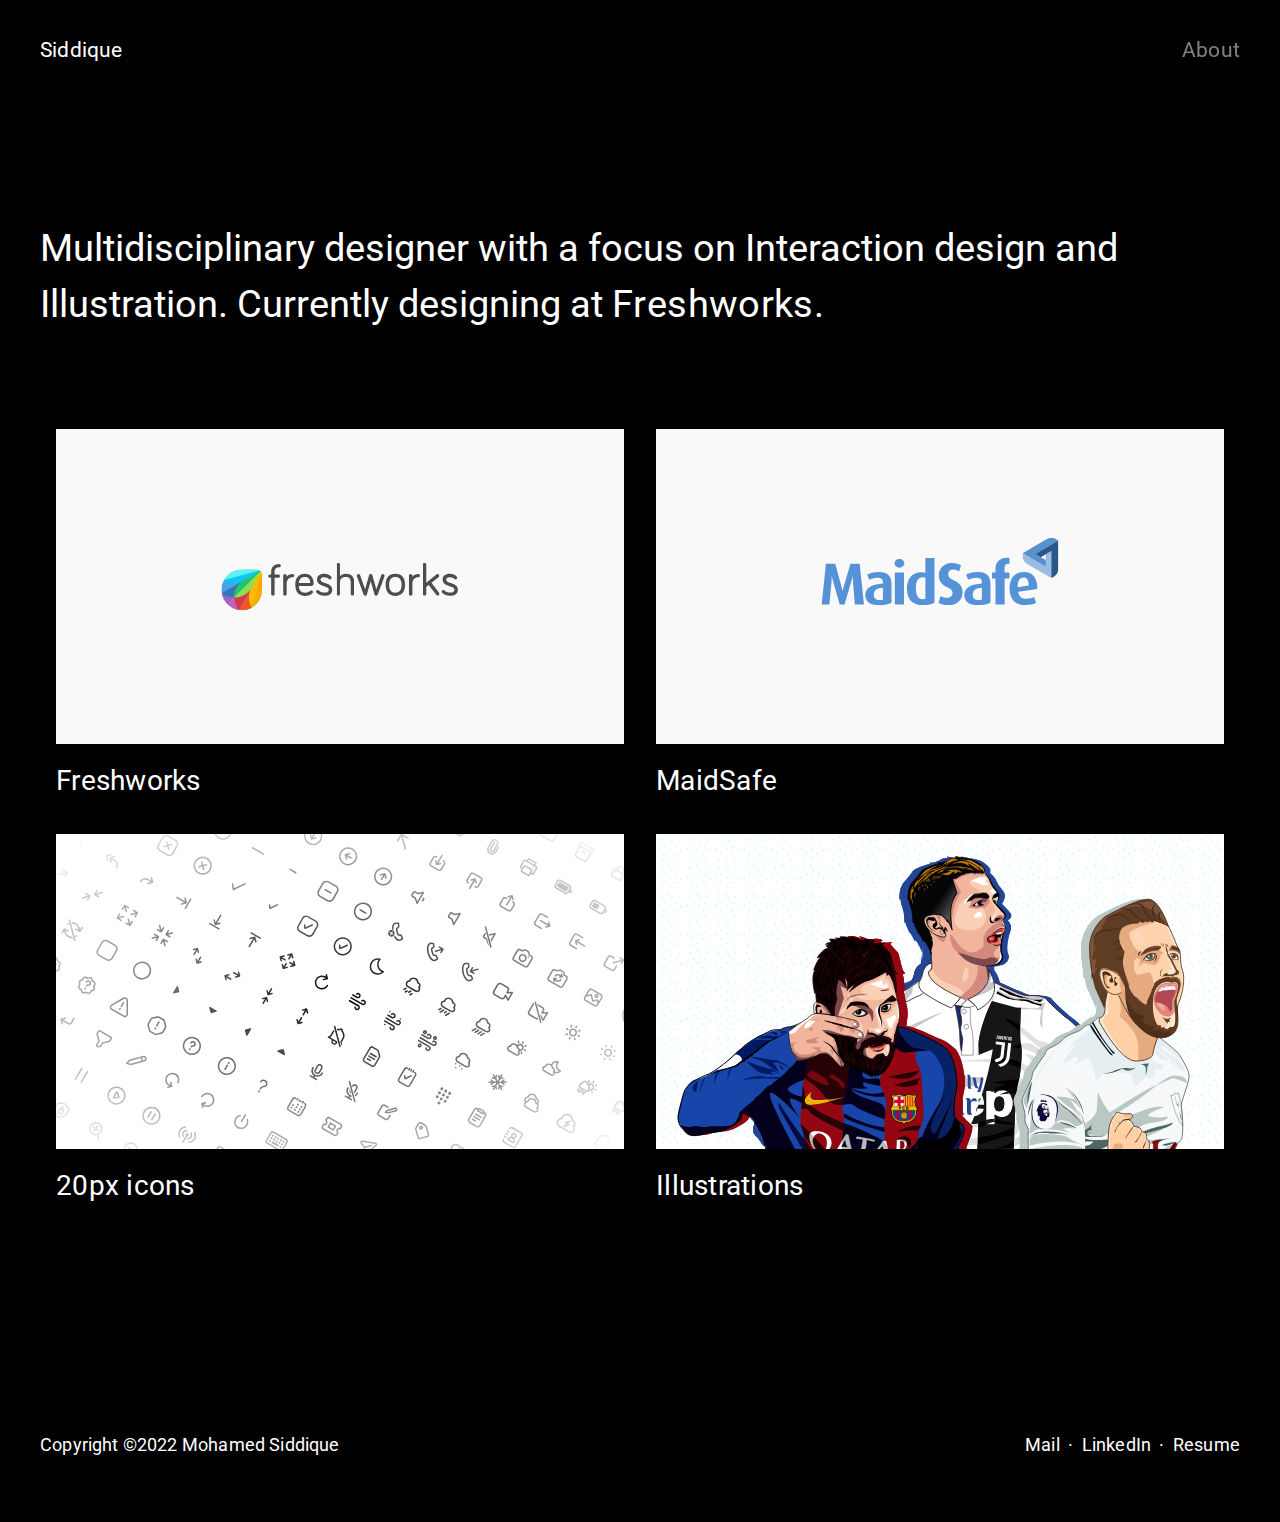
<file: index.html>
<!DOCTYPE html>
<html>

<head>
    <title>Mohamed Siddique</title>
    <meta name="keywords" content="Mohamed Siddique, Product designer, India, designer, Maidsafe, Freshworks">
    <meta name="description" content="Hi! I'm Siddique, Product designer at Freshworks.">
    <meta name="author" content="Mohamed Siddique">
    <meta name="viewport" content="width=device-width, initial-scale=1">

    <link rel="preconnect" href="https://fonts.gstatic.com">
    <link href="https://fonts.googleapis.com/css?family=Roboto:400,500,600,700" rel="stylesheet">
    <link rel="stylesheet" href="css/style.css">
    <link rel="stylesheet" href="css/grid.css">
</head>

<body>
    <nav role="navigation">
        <div class="nav">
            <a href="/" aria-current="page" class="title current">Siddique</a>
            <a href="/about.html" class="about">About</a>
        </div>
    </nav>
    <main>
        <div class="wrapper">
            <r-grid columns="8" columns-m="8" columns-s="4">
                <r-cell span="1-8" span-m="1-8" span-s="1-4">
                    <div>
                        <h1>Multidisciplinary designer with a focus on Interaction design and Illustration. Currently
                            designing at <a class="companylink" href="https://www.freshworks.com/" target="_blank">Freshworks</a>.</h1>
                    </div>
                    <div class="body-wrapper">
                        <div class="grid-row">
                            <div class="grid-item">
                                <a href="/freshworks.html">
                                    <figure>
                                        <img src="/assets/Freshworks.svg" loading="lazy" alt="Freshworks">
                                    </figure>
                                </a>
                                <h3>Freshworks</h3>
                            </div>
                            <div class="grid-item">
                                <a href="/maidsafe.html">
                                    <figure>
                                        <img src="/assets/MaidSafe.svg" loading="lazy" alt="MaidSafe">
                                    </figure>
                                </a>
                                <h3>MaidSafe</h3>
                            </div>
                            <div class="grid-item">
                                <a target="_blank" href="http://figma.com/community/file/961271467511458498">
                                    <figure>
                                        <img src="/assets/icons.svg" loading="lazy" alt="Icons">
                                    </figure>
                                </a>
                                <h3>20px icons</h3>
                            </div>
                            <div class="grid-item">
                                <a target="_blank"
                                    href="https://www.behance.net/gallery/75140159/Footballers-Celebration">
                                    <figure>
                                        <img src="/assets/illustration.svg" loading="lazy" alt="Illustrations">
                                    </figure>
                                </a>
                                <h3>Illustrations</h3>
                            </div>
                        </div>
                </r-cell>
            </r-grid>
        </div>
    </main>
    <footer>
        <r-grid columns="8" columns-m="8" columns-s="4">
            <r-cell span="1-4" span-m="1-4" span-s="1-4">
                <p class="footer">Copyright ©2022 Mohamed Siddique</p>
            </r-cell>
            <r-cell span="5-8" span-m="5-8" span-s="1-4">
                <div class="links">
                    <a href="mailto:siddijafr@gmail.com" target="_blank" class="footer">Mail</a>
                    <p class="footer"> &nbsp; · &nbsp; </p>
                    <a href="https://www.linkedin.com/in/msiddique26/" target="_blank" class="footer"> LinkedIn</a>
                    <p class="footer"> &nbsp; · &nbsp; </p>
                    <a href="/assets/Resume.pdf" target="_blank" class="footer"> Resume</a>
                </div>
            </r-cell>
        </r-grid>
    </footer>
</body>

</html>
</file>
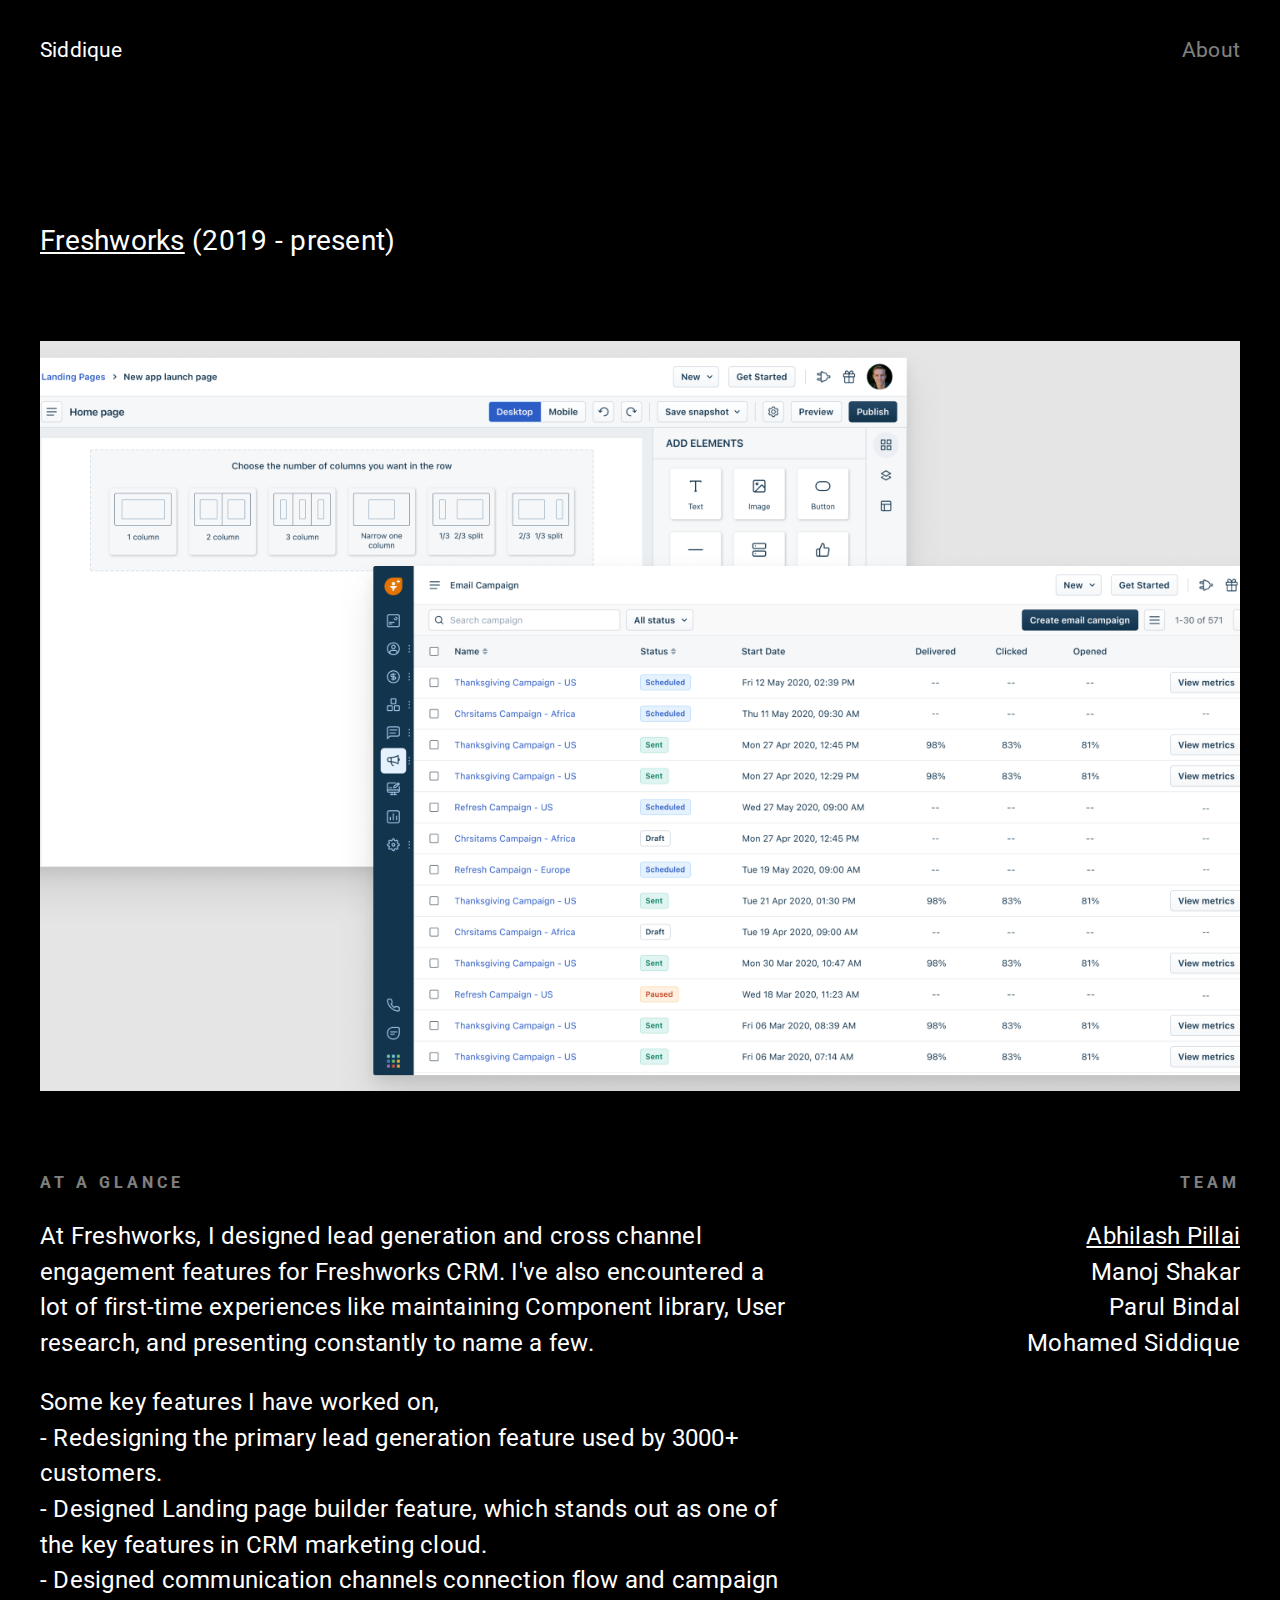
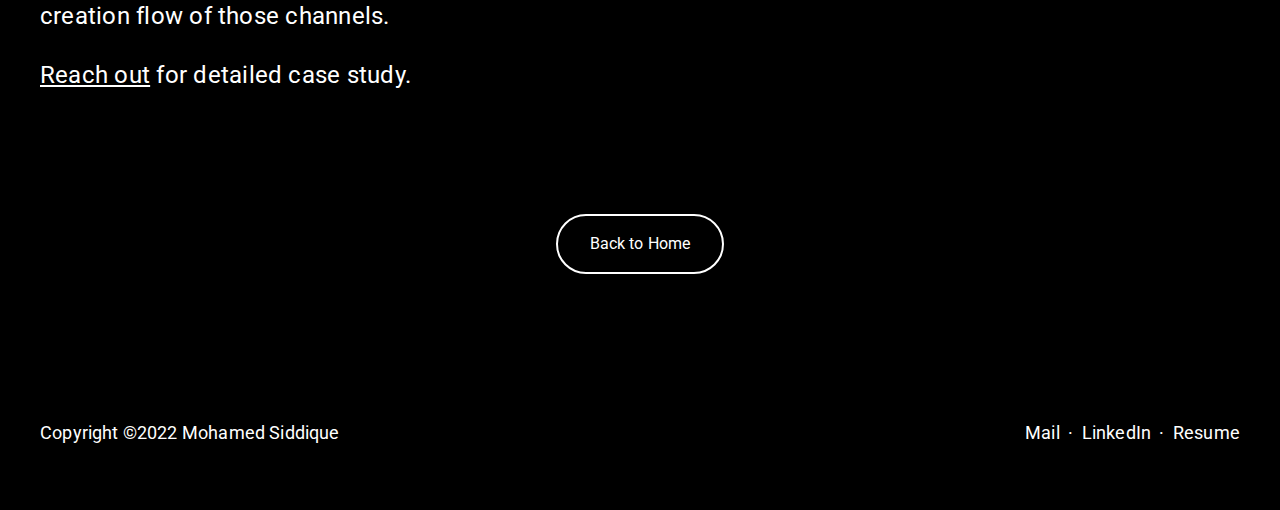
<file: freshworks.html>
<!DOCTYPE html>
<html>

<head>
    <title>Mohamed Siddique</title>
    <meta name="keywords" content="Mohamed Siddique, Product designer, India, designer, Maidsafe, Freshworks">
    <meta name="description" content="Hi! I'm Siddique, Product designer at Freshworks.">
    <meta name="author" content="Mohamed Siddique">
    <meta name="viewport" content="width=device-width, initial-scale=1">

    <link rel="preconnect" href="https://fonts.gstatic.com">
    <link href="https://fonts.googleapis.com/css?family=Roboto:400,500,600,700" rel="stylesheet">
    <link rel="stylesheet" href="css/style.css">
    <link rel="stylesheet" href="css/grid.css">
</head>

<body>
    <nav role="navigation">
        <div class="nav">
            <a href="/" aria-current="page" class="title current">Siddique</a>
            <a href="/about.html" class="about">About</a>
        </div>
    </nav>
    <main>
        <div class="wrapper">
            <r-grid columns="8" columns-m="8" columns-s="4">
                <r-cell span="1-8" span-m="1-8" span-s="1-4">
                    <div class="header-wrapper">
                        <h3><a href="https://www.freshworks.com" target="_blank" class="link">Freshworks</a> (2019 -
                            present)</h3>
                    </div>
                </r-cell>
                <r-cell span="1-8" span-m="1-8" span-s="1-4">
                    <img src="/assets/Freshworks.png" loading="lazy" alt="Freshworks">
                </r-cell>
                <r-cell span="1-8" span-m="1-8" span-s="1-4">
                    <r-grid columns="8" columns-m="8" columns-s="4" class="content">
                        <r-cell span="1-5" span-m="1-8" span-s="1-4">
                            <h6>AT A GLANCE</h6>
                            <h5>At Freshworks, I designed lead generation and cross channel
                                engagement features for Freshworks CRM. I've also encountered a lot of first-time
                                experiences like maintaining Component library, User research, and presenting constantly
                                to name a few.
                            </h5>
                            <h5>
                                Some key features I have worked on, <br>
                                - Redesigning the primary lead generation feature used by 3000+ customers. <br>
                                - Designed Landing page builder feature, which stands out as one of the key features in
                                CRM marketing cloud. <br>
                                - Designed communication channels connection flow and campaign creation flow of those
                                channels.
                            </h5>
                            <h5>
                                <a href="mailto:siddijafr@gmail.com" target="_blank" class="external-links">Reach
                                    out</a> for detailed case study.
                            </h5>
                        </r-cell>
                        <r-cell span="6-8" span-m="1-8" span-s="1-4" class="team">
                            <h6>TEAM</h6>
                            <h5><a href="https://www.linkedin.com/in/imabhilash-p/" target="_blank" class="external-links">Abhilash Pillai</a></br>
                                Manoj Shakar</br>
                                Parul Bindal</br>
                                Mohamed Siddique
                            </h5>
                        </r-cell>
                        <r-cell span="1-8" span-m="1-8" span-s="1-4" class="content">
                            <div class="centre">
                                <a href="/index.html" class="button">Back to Home</a>
                            </div>
                        </r-cell>
                    </r-grid>
                </r-cell>
            </r-grid>
        </div>
    </main>
    <footer>
        <r-grid columns="8" columns-m="8" columns-s="4">
            <r-cell span="1-4" span-m="1-4" span-s="1-4">
                <p class="footer">Copyright ©2022 Mohamed Siddique</p>
            </r-cell>
            <r-cell span="5-8" span-m="5-8" span-s="1-4">
                <div class="links">
                    <a href="mailto:siddijafr@gmail.com" target="_blank" class="footer">Mail</a>
                    <p class="footer"> &nbsp; · &nbsp; </p>
                    <a href="https://www.linkedin.com/in/msiddique26/" target="_blank" class="footer"> LinkedIn</a>
                    <p class="footer"> &nbsp; · &nbsp; </p>
                    <a href="/assets/Resume.pdf" target="_blank" class="footer"> Resume</a>
                </div>
            </r-cell>
        </r-grid>
    </footer>
</body>

</html>
</file>
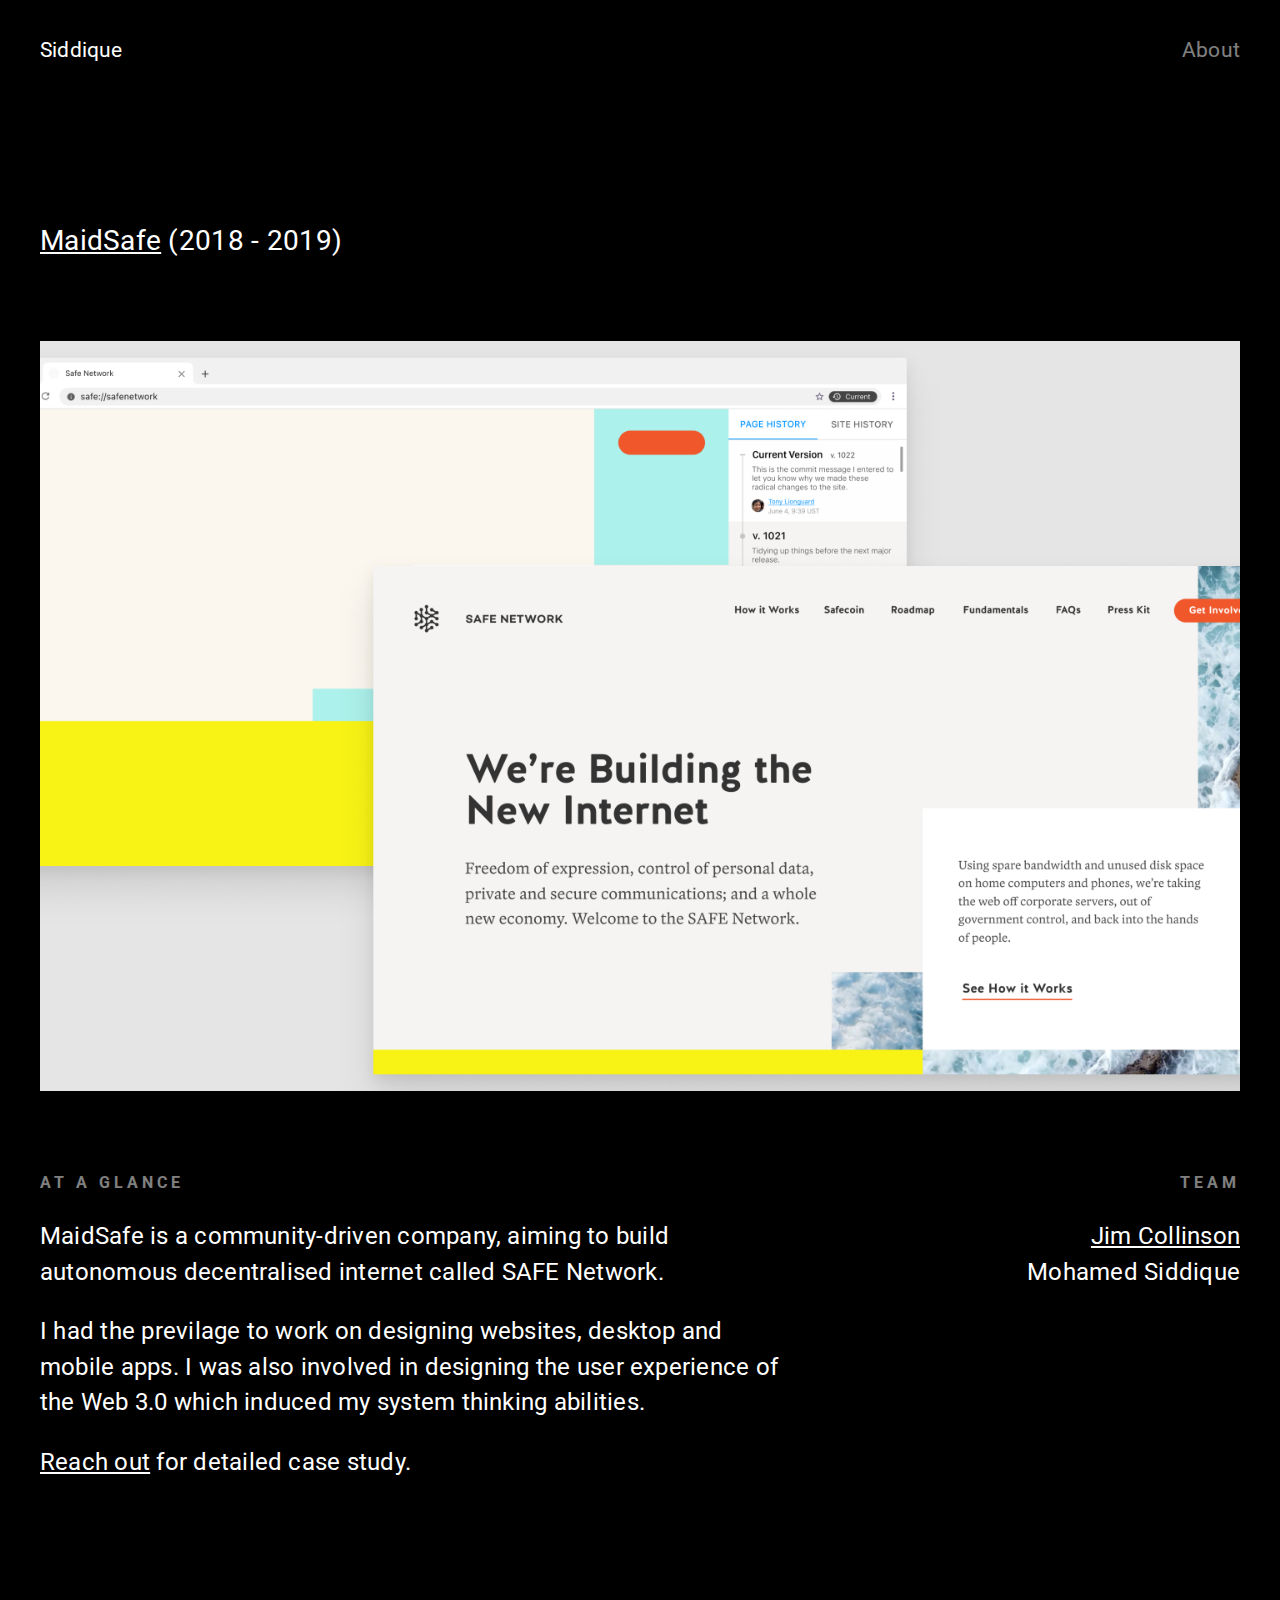
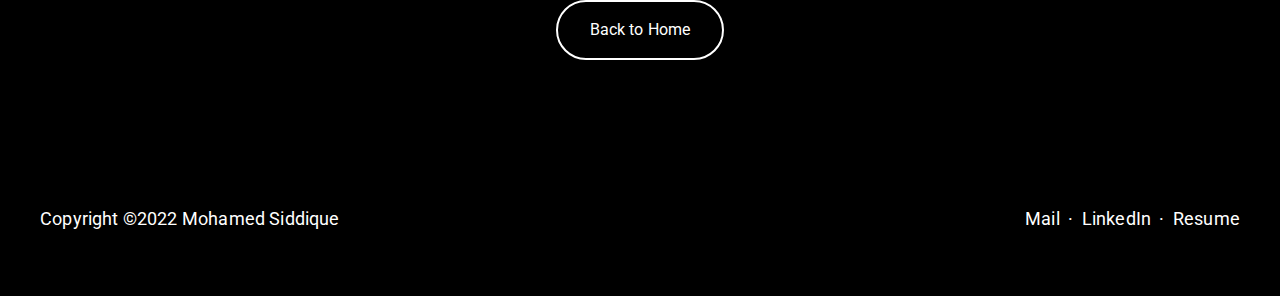
<file: maidsafe.html>
<!DOCTYPE html>
<html>

<head>
    <title>Mohamed Siddique</title>
    <meta name="keywords" content="Mohamed Siddique, Product designer, India, designer, Maidsafe, Freshworks">
    <meta name="description" content="Hi! I'm Siddique, Product designer at Freshworks.">
    <meta name="author" content="Mohamed Siddique">
    <meta name="viewport" content="width=device-width, initial-scale=1">

    <link rel="preconnect" href="https://fonts.gstatic.com">
    <link href="https://fonts.googleapis.com/css?family=Roboto:400,500,600,700" rel="stylesheet">
    <link rel="stylesheet" href="css/style.css">
    <link rel="stylesheet" href="css/grid.css">
</head>

<body>
    <nav role="navigation">
        <div class="nav">
            <a href="/" aria-current="page" class="title current">Siddique</a>
            <a href="/about.html" class="about">About</a>
        </div>
    </nav>
    <main>
        <div class="wrapper">
            <r-grid columns="8" columns-m="8" columns-s="4">
                <r-cell span="1-8" span-m="1-8" span-s="1-4">
                    <div class="header-wrapper">
                        <h3><a href="https://maidsafe.net" target="_blank" class="link">MaidSafe</a> (2018 - 2019)</h3>
                    </div>
                </r-cell>
                <r-cell span="1-8" span-m="1-8" span-s="1-4">
                    <img src="/assets/MaidSafe.png" loading="lazy" alt="MaidSafe">
                </r-cell>
                <r-cell span="1-8" span-m="1-8" span-s="1-4">
                    <r-grid columns="8" columns-m="8" columns-s="4" class="content">
                        <r-cell span="1-5" span-m="1-8" span-s="1-4">
                            <h6>AT A GLANCE</h6>
                            <h5>MaidSafe is a community-driven company, aiming to build autonomous
                                decentralised internet called SAFE Network.
                            </h5>
                            <h5>I had the previlage to work on designing websites, desktop and mobile apps.
                                I was also involved in designing the user experience of the Web 3.0 which
                                induced my system thinking abilities.</h5>
                            <h5>
                                <a href="mailto:siddijafr@gmail.com" target="_blank" class="external-links">Reach
                                    out</a> for detailed case study.
                            </h5>
                        </r-cell>
                        <r-cell span="6-8" span-m="1-8" span-s="1-4" class="team">
                            <h6>TEAM</h6>
                            <h5><a href="https://www.linkedin.com/in/jimcollinson/" target="_blank"
                                    class="external-links">Jim Collinson</a></br>
                                Mohamed Siddique
                            </h5>
                        </r-cell>
                        <r-cell span="1-8" span-m="1-8" span-s="1-4" class="content">
                            <div class="centre">
                                <a href="/index.html" class="button">Back to Home</a>
                            </div>
                        </r-cell>
                    </r-grid>
                </r-cell>
            </r-grid>
        </div>
    </main>
    <footer>
        <r-grid columns="8" columns-m="8" columns-s="4">
            <r-cell span="1-4" span-m="1-4" span-s="1-4">
                <p class="footer">Copyright ©2022 Mohamed Siddique</p>
            </r-cell>
            <r-cell span="5-8" span-m="5-8" span-s="1-4">
                <div class="links">
                    <a href="mailto:siddijafr@gmail.com" target="_blank" class="footer">Mail</a>
                    <p class="footer"> &nbsp; · &nbsp; </p>
                    <a href="https://www.linkedin.com/in/msiddique26/" target="_blank" class="footer"> LinkedIn</a>
                    <p class="footer"> &nbsp; · &nbsp; </p>
                    <a href="/assets/Resume.pdf" target="_blank" class="footer"> Resume</a>
                </div>
            </r-cell>
        </r-grid>
    </footer>
</body>

</html>
</file>
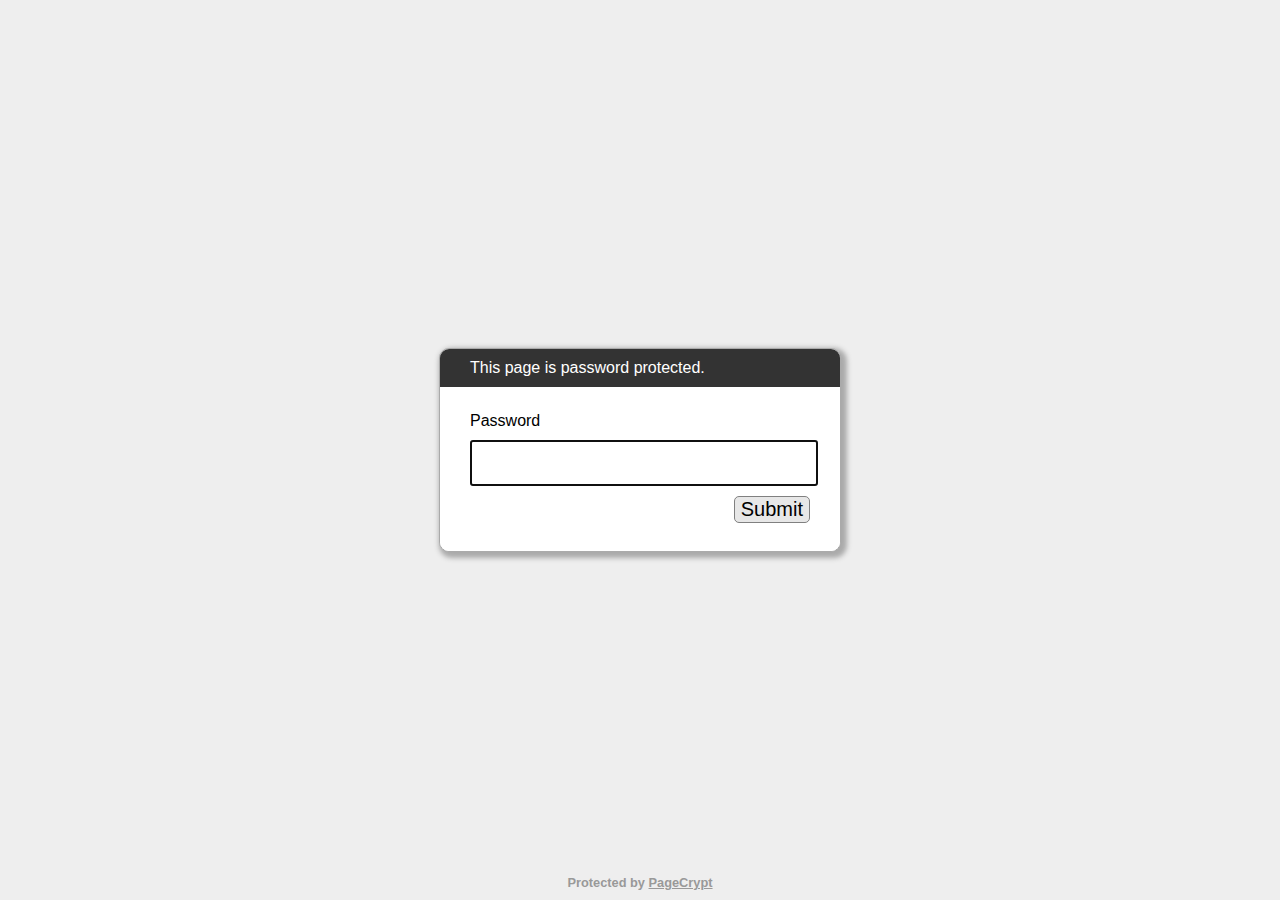
<file: portfolio-protected.html>
﻿<!DOCTYPE html>
<html lang="en">
  <head>
    <meta charset="utf-8">
    <meta name="viewport" content="width=device-width, initial-scale=1">
    <meta name="robots" content="noindex, nofollow">
    <title>Password Protected Page</title>
    <style>
        html, body {
            margin: 0;
            width: 100%;
            height: 100%;
            font-family: Arial, Helvetica, sans-serif;
        }
        #dialogText {
            color: white;
            background-color: #333333;
        }
        
        #dialogWrap {
            position: absolute;
            top: 0;
            left: 0;
            width: 100%;
            height: 100%;
            display: table;
            background-color: #EEEEEE;
        }
        
        #dialogWrapCell {
            display: table-cell;
            text-align: center;
            vertical-align: middle;
        }
        
        #mainDialog {
            max-width: 400px;
            margin: 5px;
            border: solid #AAAAAA 1px;
            border-radius: 10px;
            box-shadow: 3px 3px 5px 3px #AAAAAA;
            margin-left: auto;
            margin-right: auto;
            background-color: #FFFFFF;
            overflow: hidden;
            text-align: left;
        }
        #mainDialog > * {
            padding: 10px 30px;
        }
        #passArea {
            padding: 20px 30px;
            background-color: white;
        }
        #passArea > * {
            margin: 5px auto;
        }
        #pass {
            width: 100%;
            height: 40px;
            font-size: 30px;
        }
        
        #messageWrapper {
            float: left;
            vertical-align: middle;
            line-height: 30px;
        }
        
        .notifyText {
            display: none;
        }
        
        #invalidPass {
            color: red;
        }
        
        #success {
            color: green;
        }
        
        #submitPass {
            font-size: 20px;
            border-radius: 5px;
            background-color: #E7E7E7;
            border: solid gray 1px;
            float: right;
            cursor: pointer;
        }
        #contentFrame {
            position: absolute;
            top: 0;
            left: 0;
            width: 100%;
            height: 100%;
        }
        #attribution {
            position: absolute;
            bottom: 0;
            left: 0;
            right: 0;
            text-align: center;
            padding: 10px;
            font-weight: bold;
            font-size: 0.8em;
        }
        #attribution, #attribution a {
            color: #999;
        }
        .error {
            display: none;
            color: red;
        }
    </style>
  </head>
  <body>
    <iframe id="contentFrame" frameBorder="0" allowfullscreen></iframe>
    <div id="dialogWrap">
        <div id="dialogWrapCell">
            <div id="mainDialog">
                <div id="dialogText">This page is password protected.</div>
                <div id="passArea">
                    <p id="passwordPrompt">Password</p>
                    <input id="pass" type="password" name="pass" autofocus>
                    <div>
                        <span id="messageWrapper">
                            <span id="invalidPass" class="error">Sorry, please try again.</span>
                            <span id="trycatcherror" class="error">Sorry, something went wrong.</span>
                            <span id="success" class="notifyText">Success!</span>
                            &nbsp;
                        </span>
                        <button id="submitPass" type="button">Submit</button>
                        <div style="clear: both;"></div>
                    </div>
                </div>
                <div id="securecontext" class="error">
                    <p>
                        Sorry, but password protection only works over a secure connection. Please load this page via HTTPS.
                    </p>
                </div>
                <div id="nocrypto" class="error">
                    <p>
                        Your web browser appears to be outdated. Please visit this page using a modern browser.
                    </p>
                </div>
            </div>
        </div>
    </div>
    <div id="attribution">
        Protected by <a href="https://www.maxlaumeister.com/pagecrypt/">PageCrypt</a>
    </div>
    <script>
    (function() {

        var pl = "kT9BqiebrKulvGyQ8/2HJnK6VFeJ4gFiigVXGsh+0MGo3TUXWQgJSG5vJuJuglyMvp0AMC91VUVYlF2Kb7x/HQI+J3v4whE5zw7ITHtiRo+V4Hh8ZMinOmQcm/RP2C+90M95I8YCocGVTNSho8gm0V74x0fXAFC+podZxYmxCOf77Nq/dm555WhYWEHRf+D129P9t4J79CSwUh0Am7+/7r2BX6vk81mNkDEpEI5yLtB9nNR1ZlsS8jZq6uzVZjtOfR9U7NX5bvlk7rxg5Geyw/ly2eQXfyDsr9rARhsfqFeMDVTyfWJ+vK9bZCyKkJxzK5FRfmya4HPb4GfP5M4J3GyjRDCKwUNarE2RyV6Ixzh3u2O147lc3fEyPamO2A+0xG6FG8+vDY8shNUyP5ujGkPIPtJwgqHdb1iMUnZnhiuPR8r3vF3WqyKsZrBOCo4WQdtHSujPV/95qRbCd8ecRob9KnRv3yaXR5RXQMxHGAmuBOr63f5WAoB6hV75iAVJOkH06JyVCm2Nti3bpXzV7cn8QkdUPiTSfLZpK0DgvOGOZ80lPUNAMTsvQhRw0QUM/Jv0P0XpQM91elDBFhEaC56GL9a9PhON2QKxTnXpw103WOqxvU7SGJMyNYQWXIv7PyNeGuA64ZwRw0EgH2PQKWHJr5aRchCUxXYgT6vsqoO+zteWJSBXTRBkEY/Z4PAgTceMREebK9Fwrd7SjUFv+S391klQhlvqKiFc0zF7SFZ1KWqA4z6/XQtP7Wb49xlpOHTpgFYtLBp3kgo8qAOlac/KOX29jDEq/HqJi8uvCOX5wZHiJQigenXPvHogTuPsykVW3oUXSI+j80FSbsZnT4TMeFgeVwQMq3hqIXdLwjM99v/fSbCTiDUkFbdWMzWMeYS5jsChRjRFE/hLsdaHn6Wz/bLUbztnHWTPZPYD7HReulKlQRGQVhA/liE5HYSVK3aX/U0mwhtshGrBH1FWBQZK1mYvA/gGFjSqWPRNX56OCmMPtra+HO163jFn12pj3cQR89c0J+bG8duJR2jdLaUaHv96ixuodweetw1Fmoxogp4aGhbABgLPurCOTCkm+NmYQhWZFHLAxdk7JWQJsdIFutb1y9zQO/1nV5qYAunZ5s+WGeh3yhWIMsw8HkMzFOf1tsSZx4NhxyliQvUCLbXSeVgQl4EkFCNjkXXy9b0lAVDlhZlQEpLGQMeZ69FqPRnMD2E5O8so7WUMk+dM3GWYRhdqsCzKIR8W+Q9ZlxKuFqxEy1JVZ1Tto7ggRxFc18iP4J+9HTwqyOW2l0G3DdGjR5+b/1XunALn9gxtjYNwKFJhSggTp4IzkPEuLwgKUAiGmxY0FYGFuwBIETnFHW7KAI3HWWeCmd4I9pSne6gvfNbFKQwk7lEpiFbXVZkkeA7qUElHH2a/VtaXj523d10QyDcePkTlz/[base64]//DsigcqMwXFdeWq4hMtT1JNUhPn9vlTxtn9vlOo4UcE64Hfpgh/A8qnCSAmHXfhnrX3y4njhm+KwR8ve0fuukYGgw1fiO8JqffYnZVHWmhcS6JcI5nC4CNlbIEjpPWXg3PUW9ss3eBop92IJJA2i/O/kCFBTCxjVUhRWs4BX0L4Tf4K0lKgnI9g+IyaH0gzXmfckPtIdJLOV/3bKbJ60NBLHzRkXLSo9gz6EEI+Ia/JqZhpmgW9SpNCyQC5Syzar93Ruy/b+2azRVRMX3z5VQfj3XCcv4afK7iIdu6LAEnxn8+K8b5io6u1sLvidmadwW1zg9AmmQRqMe4bUp+Vs6Vq0LuQO6lZmlqq779IA1VmvXbp+GTzC7DTyooelsvym8hH21M6j5jrSu4AItt/DmYorbrAVb8IQeEQaW6j0k7QYfwC8r+LiNOX69t+s4w4lO1C8OaDupYSUIdnxZC1PrP4GjRbU+xpZZXsi/33WwJ62ko0b/Ok3O0R+BD5kOa4Hx537R4abcjgi3VLJw/zHzQYw7L1fSgyQMXVeDMQnbZKNKLXmvUKxNYRbxNcTvfm+3cgiv8gcwj8/1O8tf/xejy7Lh5xdC56C8A7fmyQFz18YP0JpW0HVN75JY+8DsCxdmbyFHfVFElC+iBT349E0vM+J0X9LV6ii6HZbeVuPlL+0y5mlBA4vr8oRUUZdzc7zNEUuoH/4NLQiNNR/djegR9ZIxZqOVZ84c4Dm21LlPbIrpMhSuYU921rCyVLGVXmH/mPvxe3+tuNM3fHM/HGL+PvqOklGmP4WWt4Mo6n59Q6lUw+Ve60ejv3gbZ58lxvmNRMu/N52mVJYgjaBrh/k4/araXpKXodYW0hp1oYuvWnS+D6A==";
        
        var submitPass = document.getElementById('submitPass');
        var passEl = document.getElementById('pass');
        var invalidPassEl = document.getElementById('invalidPass');
        var trycatcherror = document.getElementById('trycatcherror');
        var successEl = document.getElementById('success');
        var contentFrame = document.getElementById('contentFrame');
        
        // Sanity checks

        if (pl === "") {
            submitPass.disabled = true;
            passEl.disabled = true;
            alert("This page is meant to be used with the encryption tool. It doesn't work standalone.");
            return;
        }

        if (!isSecureContext) {
            document.querySelector("#passArea").style.display = "none";
            document.querySelector("#securecontext").style.display = "block";
            return;
        }

        if (!crypto.subtle) {
            document.querySelector("#passArea").style.display = "none";
            document.querySelector("#nocrypto").style.display = "block";
            return;
        }
        
        function str2ab(str) {
            var ustr = atob(str);
            var buf = new ArrayBuffer(ustr.length);
            var bufView = new Uint8Array(buf);
            for (var i=0, strLen=ustr.length; i < strLen; i++) {
                bufView[i] = ustr.charCodeAt(i);
            }
            return bufView;
        }

        async function deriveKey(salt, password) {
            const encoder = new TextEncoder()
            const baseKey = await crypto.subtle.importKey(
                'raw',
                encoder.encode(password),
                'PBKDF2',
                false,
                ['deriveKey'],
            )
            return await crypto.subtle.deriveKey(
                { name: 'PBKDF2', salt, iterations: 100000, hash: 'SHA-256' },
                baseKey,
                { name: 'AES-GCM', length: 256 },
                true,
                ['decrypt'],
            )
        }
        
        async function doSubmit(evt) {
            submitPass.disabled = true;
            passEl.disabled = true;

            let iv, ciphertext, key;
            
            try {
                var unencodedPl = str2ab(pl);

                const salt = unencodedPl.slice(0, 32)
                iv = unencodedPl.slice(32, 32 + 16)
                ciphertext = unencodedPl.slice(32 + 16)

                key = await deriveKey(salt, passEl.value);
            } catch (e) {
                trycatcherror.style.display = "inline";
                console.error(e);
                return;
            }

            try {
                const decryptedArray = new Uint8Array(
                    await crypto.subtle.decrypt({ name: 'AES-GCM', iv }, key, ciphertext)
                );

                let decrypted = new TextDecoder().decode(decryptedArray);

                if (decrypted === "") throw "No data returned";

                const basestr = '<base href="." target="_top">';
                const anchorfixstr = `
                    <script>
                        Array.from(document.links).forEach((anchor) => {
                            const href = anchor.getAttribute("href");
                            if (href.startsWith("#")) {
                                anchor.addEventListener("click", function(e) {
                                    e.preventDefault();
                                    const targetId = this.getAttribute("href").substring(1);
                                    const targetEl = document.getElementById(targetId);
                                    targetEl.scrollIntoView();
                                });
                            }
                        });
                    <\/script>
                `;
                
                // Set default iframe link targets to _top so all links break out of the iframe
                if (decrypted.includes("<head>")) decrypted = decrypted.replace("<head>", "<head>" + basestr);
                else if (decrypted.includes("<!DOCTYPE html>")) decrypted = decrypted.replace("<!DOCTYPE html>", "<!DOCTYPE html>" + basestr);
                else decrypted = basestr + decrypted;

                // Fix fragment links
                if (decrypted.includes("</body>")) decrypted = decrypted.replace("</body>", anchorfixstr + '</body>');
                else if (decrypted.includes("</html>")) decrypted = decrypted.replace("</html>", anchorfixstr + '</html>');
                else decrypted = decrypted + anchorfixstr;
                
                contentFrame.srcdoc = decrypted;
                
                successEl.style.display = "inline";
                setTimeout(function() {
                    dialogWrap.style.display = "none";
                }, 1000);
            } catch (e) {
                invalidPassEl.style.display = "inline";
                passEl.value = "";
                submitPass.disabled = false;
                passEl.disabled = false;
                console.error(e);
                return;
            }
        }
        
        submitPass.onclick = doSubmit;
        passEl.onkeypress = function(e){
            if (!e) e = window.event;
            var keyCode = e.keyCode || e.which;
            invalidPassEl.style.display = "none";
            if (keyCode == '13'){
              // Enter pressed
              doSubmit();
              return false;
            }
        }
    })();
    </script>
  </body>
</html>
</file>
<file: css/style.css>
:root {
    --background: #000000;
    --white: #ffffff;
    --blue: #0366d6;
}

html {
    background-color: var(--background);
    font-family: 'Roboto', sans-serif;
    font-size: 16px;
}

body {
    margin: 0;
}

::selection {
    background-color: rgba(45, 170, 219, 0.3);
}

a {
    text-decoration: none;
    letter-spacing: 0.01em;
}

a:hover {
    opacity: 50%;
    text-decoration: underline;
}

p {
    color: var(--white);
    font-size: calc(1.1 * 1rem);
    line-height: 1.8;
    font-style: normal;
    font-weight: 400;
    margin: 0;
    padding: 0;
    letter-spacing: 0.01em;
}

main {
    color: var(--white);
    line-height: 1.5em;
    font-style: normal;
    position: relative;
    max-width: 1200px;
    margin: 0 auto;
    padding: 0 40px;
    text-align: left;
    display: flex;
    flex-direction: column;
    height: auto;
}

@media screen and (max-width: 600px) {
    main {
        padding: 0px 24px;
    }
}

.nav {
    display: flex;
    flex-direction: row;
    justify-content: space-between;
    align-items: center;
    padding: 10px 40px;
    position: static;
    height: 80px;
}

@media screen and (min-width: 420px) and (max-width: 960px) {
    .nav {
        padding: 6vw;
    }
}

@media screen and (max-width: 420px) {
    .nav {
        padding: 10px 24px;
    }
}

nav a {
    color: var(--white);
    opacity: 50%;
    line-height: 1.5;
    letter-spacing: 0.01em;
    font-style: normal;
    font-weight: 400;
    margin: 0;
    padding: 0;
    text-decoration: none;
    transition-timing-function: ease-in-out;
}

nav a:hover {
    opacity: 100%;
    transition-timing-function: ease-in-out;
}

.current {
    opacity: 100%;
}

@media screen and (min-width: 0) and (max-width: calc(1680px)) and (orientation: landscape) {
    nav a {
        font-size: calc((1.5 - 1) * 1.2vh + 1rem);
    }
}

@media screen and (min-width: 0) and (max-width: calc(1680px)) and (orientation: portrait) {
    nav a {
        font-size: calc((1.5 - 1) * 1.2vh + 1rem);
    }
}

@media screen and (min-width: 1680px) {
    nav a {
        font-size: calc(1.5*1rem);
    }
}

@media screen and (max-width: 420px) {
    nav a {
        font-size: 1.5rem;
    }

    nav a.about {
        font-size: 1rem;
    }
}

.header-wrapper {
    margin: 0 0 80px 0;
}

@media screen and (max-width: 420px) {
    .header-wrapper {
        margin: 0 0 40px 0;
    }
}

h1,
h1 .companylink {
    color: var(--white);
    line-height: 1.5;
    font-style: normal;
    font-weight: 400;
    margin: 0;
    padding: 0;
    text-decoration: none;
}

h1 .companylink:hover {
    opacity: 50%;
    text-decoration: underline;
    transition-timing-function: ease-in-out;
}


@media screen and (min-width: 0) and (max-width: calc(1680px)) and (orientation: landscape) {

    h1,
    h1 .companylink {
        font-size: calc((3 - 1) * 1.2vh + 1rem);
    }
}

@media screen and (min-width: 0) and (max-width: calc(1680px)) and (orientation: portrait) {

    h1,
    h1 .companylink {
        font-size: calc((3 - 1) * 1.2vh + 1rem);
    }
}

@media screen and (max-width: 420px) {

    h1,
    h1 .companylink {
        font-size: calc((2.5 - 1) * 1.2vh + 1rem);
    }
}

.body-wrapper {
    display: flex;
    flex-direction: column;
    justify-content: space-between;
    flex-wrap: wrap;
    margin: 80px 0;
}

.grid-row {
    display: flex;
    flex-flow: row wrap;
    justify-content: flex-start;
}

.grid-item {
    flex-basis: 50%;
    -ms-flex: auto;
    position: relative;
    padding: 16px;
    box-sizing: border-box;

}

@media screen and (max-width: 767px) {
    .grid-item {
        flex-basis: 100%;
    }
}

figure {
    overflow: hidden;
    margin: 0 0 16px 0;
    padding: 0;
}

img {
    display: block;
    max-width: 100%;
    max-height: 100%;
    object-fit: cover;
}

h3, h3 .link {
    font-size: calc((1.75 - 1) * 1.2vw + 1rem);
    color: var(--white);
    line-height: 1.5;
    font-style: normal;
    font-weight: 400;
    margin: 0;
    padding: 0;
    text-decoration: none;
    letter-spacing: 0.01em;
}

h3 .link {
    text-decoration: underline;
}

h3 .link:hover {
    opacity: 50%;
    text-decoration: underline;
}


@media screen and (max-width: 420px) {
    h3, h3 .link {
        font-size: 1.5rem;
    }
}

figure img {
    -webkit-transition: all 200ms ease-in-out;
    -webkit-transform: scale(1);
    -ms-transition: all 200ms ease-in-out;
    -ms-transform: scale(1);
    -moz-transition: all 200ms ease-in-out;
    -moz-transform: scale(1);
    transition: all 200ms ease-in-out;
    transform: scale(1);
}

figure:hover img {
    -webkit-transition: all 200ms ease-in-out;
    -webkit-transform: scale(1.05);
    -ms-transition: all 200ms ease-in-out;
    -ms-transform: scale(1.05);
    -moz-transition: all 200ms ease-in-out;
    -moz-transform: scale(1.05);
    transition: all 200ms ease-in-out;
    transform: scale(1.05);
}

footer {
    padding: 10px 40px;
    position: static;
    height: 80px;
}

@media screen and (min-width: 420px) and (max-width: 960px) {
    footer {
        padding: 6vw;
    }
}

@media screen and (max-width: 420px) {
    footer {
        padding: 10px 24px;
    }
}

.footer {
    text-align: left;
    color: var(--white);
    font-size: calc(1.1 * 1rem);
    line-height: 1.5;
    font-style: normal;
    font-weight: 400;
    margin: 0;
    padding: 0;
    letter-spacing: 0.01em;
}

.links {
    direction: ltr;
    display: flex;
    justify-content: flex-end;
}

@media screen and (max-width: 767px) {
    .links {
        direction: ltr;
        display: flex;
        justify-content: center;
    }
}

@media screen and (max-width: 420px) {

    .footer {
        text-align: center;
        margin-bottom: 24px;
    }
}

.wrapper {
    margin: 120px 0;
}

@media screen and (max-width: 420px) {
    .wrapper {
        margin: 40px 0;
    }
}

h5,
h5 .external-links {
    font-size: calc((1.5 - 1) * 1.2vw + 1rem);
    color: var(--white);
    line-height: 1.5;
    font-style: normal;
    font-weight: 400;
    margin: 0 0 24px 0;
    padding: 0;
    letter-spacing: 0.01em;
}

h5 .external-links {
    text-decoration: underline;
}

h5 .external-links:hover {
    opacity: 50%;
    text-decoration: underline;
}

@media screen and (max-width: 420px) {

    h5,
    h5 .external-links {
        font-size: 1.2rem;
    }
}

.me {
    width: 360px;
    object-fit: cover;
    display: block;
}

@media screen and (min-width: 767px) and (max-width: 960px) {
    .me {
        width: 240px;
    }
}

@media screen and (max-width: 767px) {
    .me {
        display: none;
    }
}

/* 
.wrapper {
    width: 100%;
    display: flex;
    flex-direction: row;
    justify-content: space-between;
    align-items: center;
    margin: 200px 0 0 0;
}

@media screen and (max-width: 960px) {
    .wrapper {
        margin: 80px 0 0 0;
    }
} */

.content {
    padding: 80px 0 0 0;
}

@media screen and (max-width: 420px) {
    .content {
        padding: 40px 0 0 0;
    }
}

.team {
    text-align: right;
}

@media screen and (max-width: 767px) {
    .team {
        text-align: left;
    }
}

hr {
    color: var(--white);
    opacity: 50%;
}

h6 {
    font-size: calc(1 * 1rem);
    color: var(--white);
    line-height: 1.5;
    font-style: normal;
    font-weight: bold;
    margin: 0 0 24px 0;
    padding: 0;
    letter-spacing: 4px;
    opacity: 50%;
}

.centre {
    text-align: center;
}

a.button {
    display: inline-block;
    margin: 1em;
    padding: 1em 2em;
    border: 0;
    border-radius: 30px;
    text-align: center;
    white-space: nowrap;
    cursor: pointer;
    background-color: transparent;
    border: 2px solid var(--white);
    color: var(--white);
}

a.button:hover {
    text-decoration: none;
}
</file>
<file: css/grid.css>
/* Raster grid subsystem (rsms.me/raster) */
r-grid {
    display: grid;
    --grid-tc: repeat(12, 1fr);
    grid-template-columns: var(--grid-tc);
    --grid-cs: 1; /* column start */
    --grid-ce: -1 /* column end */
  }
  
  /* r-cell -- cell or column */
  r-grid > r-cell { display: block; appearance: none; -webkit-appearance: none }
  
  r-grid[columns="1"] { --grid-tc: repeat(1, 1fr) }
  r-grid[columns="2"] { --grid-tc: repeat(2, 1fr) }
  r-grid[columns="3"] { --grid-tc: repeat(3, 1fr) }
  r-grid[columns="4"] { --grid-tc: repeat(4, 1fr) }
  r-grid[columns="5"] { --grid-tc: repeat(5, 1fr) }
  r-grid[columns="6"] { --grid-tc: repeat(6, 1fr) }
  r-grid[columns="7"] { --grid-tc: repeat(7, 1fr) }
  r-grid[columns="8"] { --grid-tc: repeat(8, 1fr) }
  r-grid[columns="9"] { --grid-tc: repeat(9, 1fr) }
  r-grid[columns="10"] { --grid-tc: repeat(10, 1fr) }
  r-grid[columns="11"] { --grid-tc: repeat(11, 1fr) }
  r-grid[columns="12"] { --grid-tc: repeat(12, 1fr) }
  
  /* span=start... */
  r-grid > r-cell[span^="1"] { --grid-cs: 1 }
  r-grid > r-cell[span^="2"] { --grid-cs: 2 }
  r-grid > r-cell[span^="3"] { --grid-cs: 3 }
  r-grid > r-cell[span^="4"] { --grid-cs: 4 }
  r-grid > r-cell[span^="5"] { --grid-cs: 5 }
  r-grid > r-cell[span^="6"] { --grid-cs: 6 }
  r-grid > r-cell[span^="7"] { --grid-cs: 7 }
  r-grid > r-cell[span^="8"] { --grid-cs: 8 }
  r-grid > r-cell[span^="9"] { --grid-cs: 9 }
  r-grid > r-cell[span^="10"] { --grid-cs: 10 }
  r-grid > r-cell[span^="11"] { --grid-cs: 11 }
  r-grid > r-cell[span^="12"] { --grid-cs: 12 }
  
  /* span=...+width, span=...-end */
  r-grid > r-cell[span$="+1"], r-grid > r-cell[span="1"] { --grid-ce: 1 }
  r-grid > r-cell[span$="+2"], r-grid > r-cell[span$="-1"], r-grid > r-cell[span="2"] { --grid-ce: 2 }
  r-grid > r-cell[span$="+3"], r-grid > r-cell[span$="-2"], r-grid > r-cell[span="3"] { --grid-ce: 3 }
  r-grid > r-cell[span$="+4"], r-grid > r-cell[span$="-3"], r-grid > r-cell[span="4"] { --grid-ce: 4 }
  r-grid > r-cell[span$="+5"], r-grid > r-cell[span$="-4"], r-grid > r-cell[span="5"] { --grid-ce: 5 }
  r-grid > r-cell[span$="+6"], r-grid > r-cell[span$="-5"], r-grid > r-cell[span="6"] { --grid-ce: 6 }
  r-grid > r-cell[span$="+7"], r-grid > r-cell[span$="-6"], r-grid > r-cell[span="7"] { --grid-ce: 7 }
  r-grid > r-cell[span$="+8"], r-grid > r-cell[span$="-7"], r-grid > r-cell[span="8"] { --grid-ce: 8 }
  r-grid > r-cell[span$="+9"], r-grid > r-cell[span$="-8"], r-grid > r-cell[span="9"] { --grid-ce: 9 }
  r-grid > r-cell[span$="+10"], r-grid > r-cell[span$="-9"], r-grid > r-cell[span="10"] { --grid-ce: 10 }
  r-grid > r-cell[span$="+11"], r-grid > r-cell[span$="-10"], r-grid > r-cell[span="11"] { --grid-ce: 11 }
  r-grid > r-cell[span$="+12"], r-grid > r-cell[span$="-11"], r-grid > r-cell[span="12"] { --grid-ce: 12 }
  r-grid > r-cell[span$="-12"] { --grid-ce: 13 }
  
  /* connect vars */
  r-grid > r-cell[span] { grid-column-end: span var(--grid-ce) }
  r-grid > r-cell[span*="+"], r-grid > r-cell[span*="-"], r-grid > r-cell[span*=".."] {
    grid-column-start: var(--grid-cs) }
  r-grid > r-cell[span*="-"], r-grid > r-cell[span*=".."] {
    grid-column-end: var(--grid-ce) }
  r-grid > r-cell[span="row"] { grid-column: 1 / -1 }
  
  /* for window width <= 600 */
  @media only screen and (max-width: 420px) {
    r-grid[columns-s="1"] { --grid-tc: repeat(1, 1fr) }
    r-grid[columns-s="2"] { --grid-tc: repeat(2, 1fr) }
    r-grid[columns-s="3"] { --grid-tc: repeat(3, 1fr) }
    r-grid[columns-s="4"] { --grid-tc: repeat(4, 1fr) }
    r-grid[columns-s="5"] { --grid-tc: repeat(5, 1fr) }
    r-grid[columns-s="6"] { --grid-tc: repeat(6, 1fr) }
    r-grid[columns-s="7"] { --grid-tc: repeat(7, 1fr) }
    r-grid[columns-s="8"] { --grid-tc: repeat(8, 1fr) }
    r-grid[columns-s="9"] { --grid-tc: repeat(9, 1fr) }
    r-grid[columns-s="10"] { --grid-tc: repeat(10, 1fr) }
    r-grid[columns-s="11"] { --grid-tc: repeat(11, 1fr) }
    r-grid[columns-s="12"] { --grid-tc: repeat(12, 1fr) }
    
    /* span-s=start... */
    r-grid > r-cell[span-s^="1"] { --grid-cs: 1 }
    r-grid > r-cell[span-s^="2"] { --grid-cs: 2 }
    r-grid > r-cell[span-s^="3"] { --grid-cs: 3 }
    r-grid > r-cell[span-s^="4"] { --grid-cs: 4 }
    r-grid > r-cell[span-s^="5"] { --grid-cs: 5 }
    r-grid > r-cell[span-s^="6"] { --grid-cs: 6 }
    r-grid > r-cell[span-s^="7"] { --grid-cs: 7 }
    r-grid > r-cell[span-s^="8"] { --grid-cs: 8 }
    r-grid > r-cell[span-s^="9"] { --grid-cs: 9 }
    r-grid > r-cell[span-s^="10"] { --grid-cs: 10 }
    r-grid > r-cell[span-s^="11"] { --grid-cs: 11 }
    r-grid > r-cell[span-s^="12"] { --grid-cs: 12 }
    
    /* span-s=...+width, span-s=...-end */
    r-grid > r-cell[span-s$="+1"], r-grid > r-cell[span-s="1"] { --grid-ce: 1 }
    r-grid > r-cell[span-s$="+2"], r-grid > r-cell[span-s$="-1"], r-grid > r-cell[span-s="2"] { --grid-ce: 2 }
    r-grid > r-cell[span-s$="+3"], r-grid > r-cell[span-s$="-2"], r-grid > r-cell[span-s="3"] { --grid-ce: 3 }
    r-grid > r-cell[span-s$="+4"], r-grid > r-cell[span-s$="-3"], r-grid > r-cell[span-s="4"] { --grid-ce: 4 }
    r-grid > r-cell[span-s$="+5"], r-grid > r-cell[span-s$="-4"], r-grid > r-cell[span-s="5"] { --grid-ce: 5 }
    r-grid > r-cell[span-s$="+6"], r-grid > r-cell[span-s$="-5"], r-grid > r-cell[span-s="6"] { --grid-ce: 6 }
    r-grid > r-cell[span-s$="+7"], r-grid > r-cell[span-s$="-6"], r-grid > r-cell[span-s="7"] { --grid-ce: 7 }
    r-grid > r-cell[span-s$="+8"], r-grid > r-cell[span-s$="-7"], r-grid > r-cell[span-s="8"] { --grid-ce: 8 }
    r-grid > r-cell[span-s$="+9"], r-grid > r-cell[span-s$="-8"], r-grid > r-cell[span-s="9"] { --grid-ce: 9 }
    r-grid > r-cell[span-s$="+10"], r-grid > r-cell[span-s$="-9"], r-grid > r-cell[span-s="10"] { --grid-ce: 10 }
    r-grid > r-cell[span-s$="+11"], r-grid > r-cell[span-s$="-10"], r-grid > r-cell[span-s="11"] { --grid-ce: 11 }
    r-grid > r-cell[span-s$="+12"], r-grid > r-cell[span-s$="-11"], r-grid > r-cell[span-s="12"] { --grid-ce: 12 }
    r-grid > r-cell[span-s$="-12"] { --grid-ce: 13 }
    
    /* connect vars */
    r-grid > r-cell[span-s] { grid-column-end: span var(--grid-ce) }
    r-grid > r-cell[span-s*="+"], r-grid > r-cell[span-s*="-"], r-grid > r-cell[span-s*=".."] {
      grid-column-start: var(--grid-cs) }
    r-grid > r-cell[span-s*="-"], r-grid > r-cell[span-s*=".."] {
      grid-column-end: var(--grid-ce) }
    r-grid > r-cell[span-s="row"] { grid-column: 1 / -1 }
  }

  /* for window width <= 900 */
  @media only screen and (min-width: 420px) and (max-width: 767px) {
    r-grid[columns-m="1"] { --grid-tc: repeat(1, 1fr) }
    r-grid[columns-m="2"] { --grid-tc: repeat(2, 1fr) }
    r-grid[columns-m="3"] { --grid-tc: repeat(3, 1fr) }
    r-grid[columns-m="4"] { --grid-tc: repeat(4, 1fr) }
    r-grid[columns-m="5"] { --grid-tc: repeat(5, 1fr) }
    r-grid[columns-m="6"] { --grid-tc: repeat(6, 1fr) }
    r-grid[columns-m="7"] { --grid-tc: repeat(7, 1fr) }
    r-grid[columns-m="8"] { --grid-tc: repeat(8, 1fr) }
    r-grid[columns-m="9"] { --grid-tc: repeat(9, 1fr) }
    r-grid[columns-m="10"] { --grid-tc: repeat(10, 1fr) }
    r-grid[columns-m="11"] { --grid-tc: repeat(11, 1fr) }
    r-grid[columns-m="12"] { --grid-tc: repeat(12, 1fr) }
    
    /* span-s=start... */
    r-grid > r-cell[span-m^="1"] { --grid-cs: 1 }
    r-grid > r-cell[span-m^="2"] { --grid-cs: 2 }
    r-grid > r-cell[span-m^="3"] { --grid-cs: 3 }
    r-grid > r-cell[span-m^="4"] { --grid-cs: 4 }
    r-grid > r-cell[span-m^="5"] { --grid-cs: 5 }
    r-grid > r-cell[span-m^="6"] { --grid-cs: 6 }
    r-grid > r-cell[span-m^="7"] { --grid-cs: 7 }
    r-grid > r-cell[span-m^="8"] { --grid-cs: 8 }
    r-grid > r-cell[span-m^="9"] { --grid-cs: 9 }
    r-grid > r-cell[span-m^="10"] { --grid-cs: 10 }
    r-grid > r-cell[span-m^="11"] { --grid-cs: 11 }
    r-grid > r-cell[span-m^="12"] { --grid-cs: 12 }
    
    /* span-s=...+width, span-s=...-end */
    r-grid > r-cell[span-m$="+1"], r-grid > r-cell[span-m="1"] { --grid-ce: 1 }
    r-grid > r-cell[span-m$="+2"], r-grid > r-cell[span-m$="-1"], r-grid > r-cell[span-m="2"] { --grid-ce: 2 }
    r-grid > r-cell[span-m$="+3"], r-grid > r-cell[span-m$="-2"], r-grid > r-cell[span-m="3"] { --grid-ce: 3 }
    r-grid > r-cell[span-m$="+4"], r-grid > r-cell[span-m$="-3"], r-grid > r-cell[span-m="4"] { --grid-ce: 4 }
    r-grid > r-cell[span-m$="+5"], r-grid > r-cell[span-m$="-4"], r-grid > r-cell[span-m="5"] { --grid-ce: 5 }
    r-grid > r-cell[span-m$="+6"], r-grid > r-cell[span-m$="-5"], r-grid > r-cell[span-m="6"] { --grid-ce: 6 }
    r-grid > r-cell[span-m$="+7"], r-grid > r-cell[span-m$="-6"], r-grid > r-cell[span-m="7"] { --grid-ce: 7 }
    r-grid > r-cell[span-m$="+8"], r-grid > r-cell[span-m$="-7"], r-grid > r-cell[span-m="8"] { --grid-ce: 8 }
    r-grid > r-cell[span-m$="+9"], r-grid > r-cell[span-m$="-8"], r-grid > r-cell[span-m="9"] { --grid-ce: 9 }
    r-grid > r-cell[span-m$="+10"], r-grid > r-cell[span-m$="-9"], r-grid > r-cell[span-m="10"] { --grid-ce: 10 }
    r-grid > r-cell[span-m$="+11"], r-grid > r-cell[span-m$="-10"], r-grid > r-cell[span-m="11"] { --grid-ce: 11 }
    r-grid > r-cell[span-m$="+12"], r-grid > r-cell[span-m$="-11"], r-grid > r-cell[span-m="12"] { --grid-ce: 12 }
    r-grid > r-cell[span-m$="-12"] { --grid-ce: 13 }
    
    /* connect vars */
    r-grid > r-cell[span-m] { grid-column-end: span var(--grid-ce) }
    r-grid > r-cell[span-m*="+"], r-grid > r-cell[span-m*="-"], r-grid > r-cell[span-m*=".."] {
      grid-column-start: var(--grid-cs) }
    r-grid > r-cell[span-m*="-"], r-grid > r-cell[span-m*=".."] {
      grid-column-end: var(--grid-ce) }
    r-grid > r-cell[span-m="row"] { grid-column: 1 / -1 }
  }
  
  /* for window width >= 1200 */
  @media only screen and (min-width: 1199px) {
    r-grid[columns-l="1"] { --grid-tc: repeat(1, 1fr) }
    r-grid[columns-l="2"] { --grid-tc: repeat(2, 1fr) }
    r-grid[columns-l="3"] { --grid-tc: repeat(3, 1fr) }
    r-grid[columns-l="4"] { --grid-tc: repeat(4, 1fr) }
    r-grid[columns-l="5"] { --grid-tc: repeat(5, 1fr) }
    r-grid[columns-l="6"] { --grid-tc: repeat(6, 1fr) }
    r-grid[columns-l="7"] { --grid-tc: repeat(7, 1fr) }
    r-grid[columns-l="8"] { --grid-tc: repeat(8, 1fr) }
    r-grid[columns-l="9"] { --grid-tc: repeat(9, 1fr) }
    r-grid[columns-l="10"] { --grid-tc: repeat(10, 1fr) }
    r-grid[columns-l="11"] { --grid-tc: repeat(11, 1fr) }
    r-grid[columns-l="12"] { --grid-tc: repeat(12, 1fr) }
    
    /* span-l=start... */
    r-grid > r-cell[span-l^="1"] { --grid-cs: 1 }
    r-grid > r-cell[span-l^="2"] { --grid-cs: 2 }
    r-grid > r-cell[span-l^="3"] { --grid-cs: 3 }
    r-grid > r-cell[span-l^="4"] { --grid-cs: 4 }
    r-grid > r-cell[span-l^="5"] { --grid-cs: 5 }
    r-grid > r-cell[span-l^="6"] { --grid-cs: 6 }
    r-grid > r-cell[span-l^="7"] { --grid-cs: 7 }
    r-grid > r-cell[span-l^="8"] { --grid-cs: 8 }
    r-grid > r-cell[span-l^="9"] { --grid-cs: 9 }
    r-grid > r-cell[span-l^="10"] { --grid-cs: 10 }
    r-grid > r-cell[span-l^="11"] { --grid-cs: 11 }
    r-grid > r-cell[span-l^="12"] { --grid-cs: 12 }
    
    /* span-l=...+width, span-l=...-end */
    r-grid > r-cell[span-l$="+1"], r-grid > r-cell[span-l="1"] { --grid-ce: 1 }
    r-grid > r-cell[span-l$="+2"], r-grid > r-cell[span-l$="-1"], r-grid > r-cell[span-l="2"] { --grid-ce: 2 }
    r-grid > r-cell[span-l$="+3"], r-grid > r-cell[span-l$="-2"], r-grid > r-cell[span-l="3"] { --grid-ce: 3 }
    r-grid > r-cell[span-l$="+4"], r-grid > r-cell[span-l$="-3"], r-grid > r-cell[span-l="4"] { --grid-ce: 4 }
    r-grid > r-cell[span-l$="+5"], r-grid > r-cell[span-l$="-4"], r-grid > r-cell[span-l="5"] { --grid-ce: 5 }
    r-grid > r-cell[span-l$="+6"], r-grid > r-cell[span-l$="-5"], r-grid > r-cell[span-l="6"] { --grid-ce: 6 }
    r-grid > r-cell[span-l$="+7"], r-grid > r-cell[span-l$="-6"], r-grid > r-cell[span-l="7"] { --grid-ce: 7 }
    r-grid > r-cell[span-l$="+8"], r-grid > r-cell[span-l$="-7"], r-grid > r-cell[span-l="8"] { --grid-ce: 8 }
    r-grid > r-cell[span-l$="+9"], r-grid > r-cell[span-l$="-8"], r-grid > r-cell[span-l="9"] { --grid-ce: 9 }
    r-grid > r-cell[span-l$="+10"], r-grid > r-cell[span-l$="-9"], r-grid > r-cell[span-l="10"] { --grid-ce: 10 }
    r-grid > r-cell[span-l$="+11"], r-grid > r-cell[span-l$="-10"], r-grid > r-cell[span-l="11"] { --grid-ce: 11 }
    r-grid > r-cell[span-l$="+12"], r-grid > r-cell[span-l$="-11"], r-grid > r-cell[span-l="12"] { --grid-ce: 12 }
    r-grid > r-cell[span-l$="-12"] { --grid-ce: 13 }
    
    /* connect vars */
    r-grid > r-cell[span-l] { grid-column-end: span var(--grid-ce) }
    r-grid > r-cell[span-l*="+"], r-grid > r-cell[span-l*="-"], r-grid > r-cell[span-l*=".."] {
      grid-column-start: var(--grid-cs) }
    r-grid > r-cell[span-l*="-"], r-grid > r-cell[span-l*=".."] {
      grid-column-end: var(--grid-ce) }
    r-grid > r-cell[span-l="row"] { grid-column: 1 / -1 }
  }
  
  /* .debug can be added to a r-grid to visualize its effective cells */
  r-grid.debug > * {
    --color: rgba(248,110,91 ,0.3);
    background-image:
      linear-gradient(to bottom, var(--color) 0%, var(--color) 100%);
  }
  r-grid.debug > :nth-child(6n+2) { --color: rgba(103,126,208,0.3) }
  r-grid.debug > :nth-child(6n+3) { --color: rgba(224,174,72 ,0.3) }
  r-grid.debug > :nth-child(6n+4) { --color: rgba(77, 214,115,0.3) }
  r-grid.debug > :nth-child(6n+5) { --color: rgba(217,103,219,0.3) }
  r-grid.debug > :nth-child(6n+6) { --color: rgba(94, 204,211,0.3) }
  r-grid.debug > :nth-child(6n+7) { --color: rgba(248,110,91 ,0.3) }
</file>
